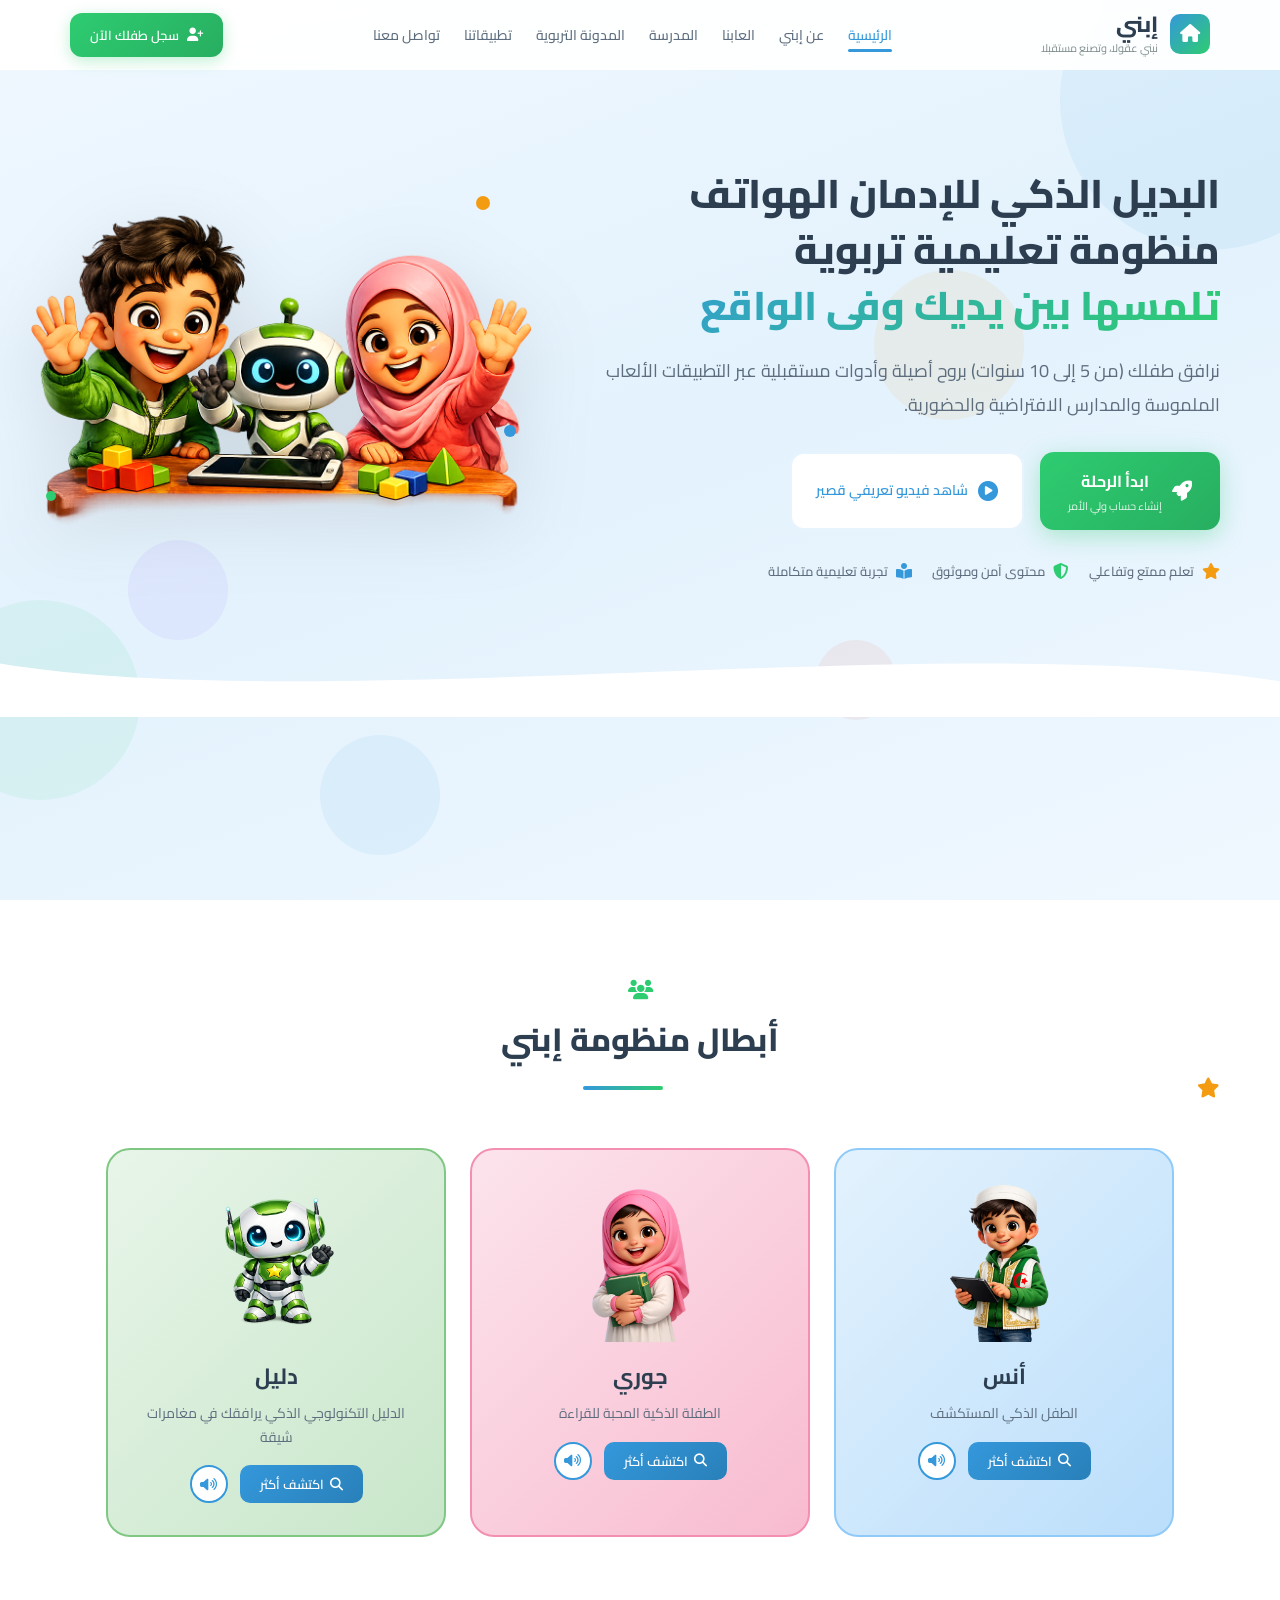
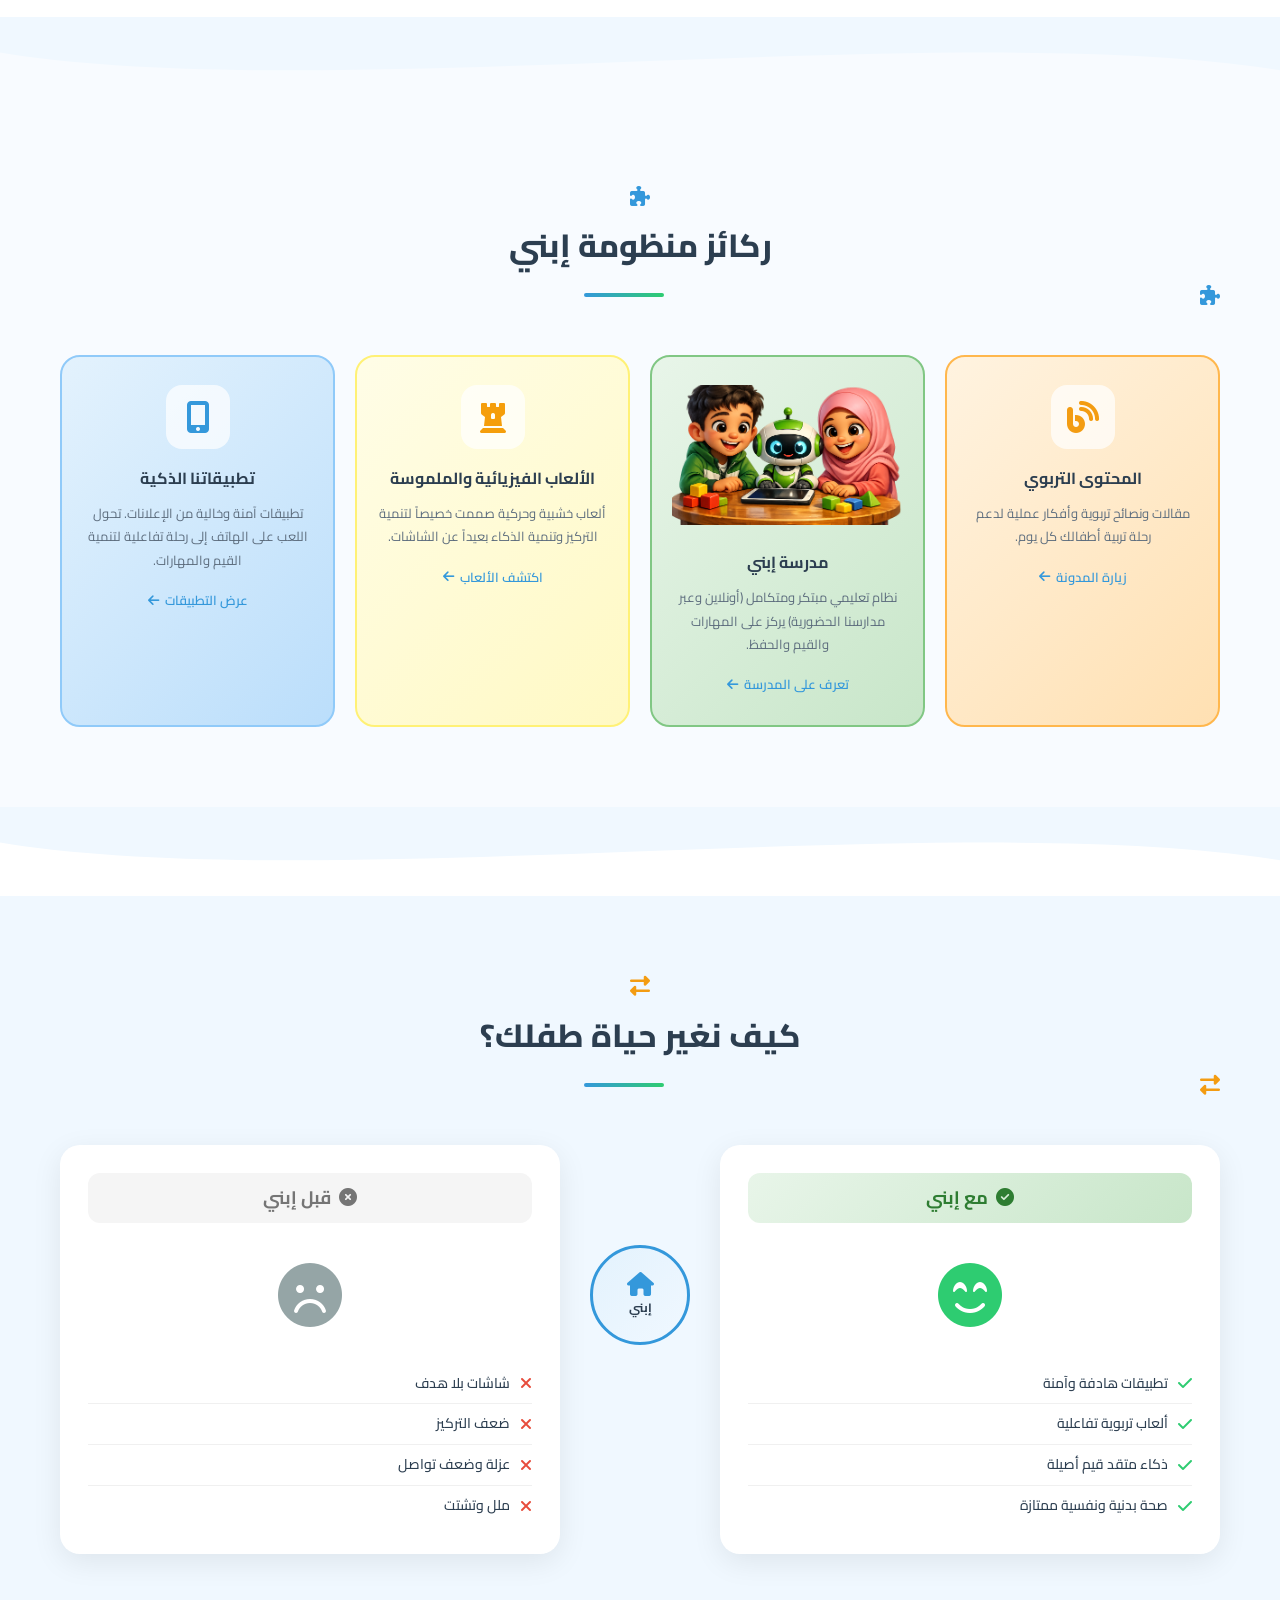
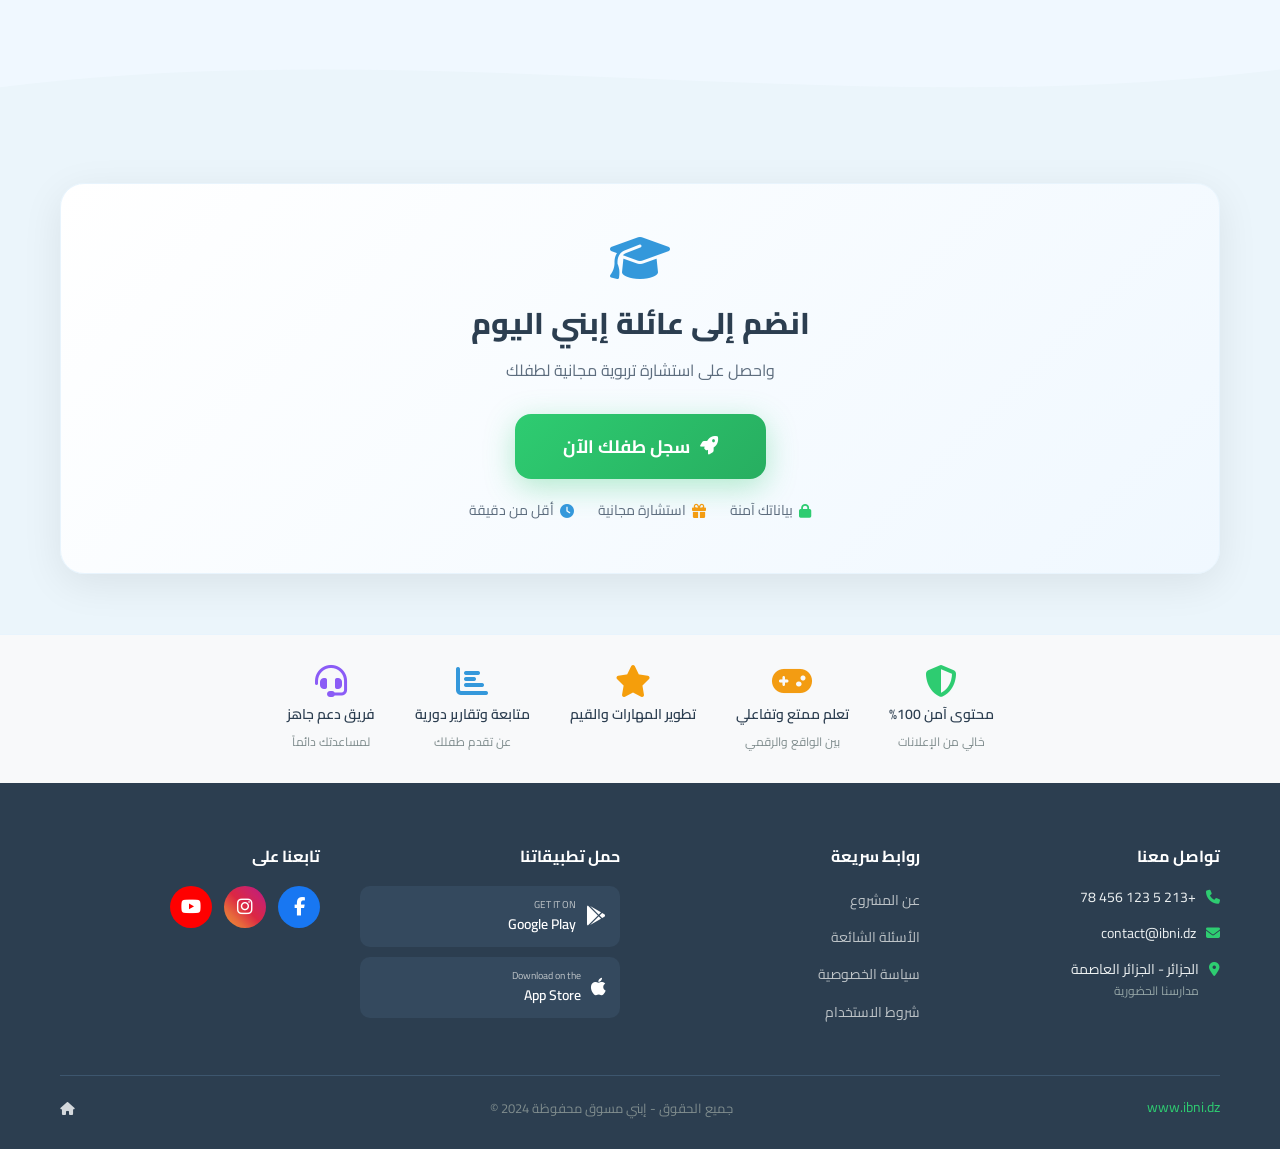
<file: index.html>
<!DOCTYPE html>
<html lang="ar" dir="rtl">
<head>
  <meta charset="UTF-8">
  <meta name="viewport" content="width=device-width, initial-scale=1.0">
  <title>إبني - منظومة تعليمية تربوية</title>
  <link rel="preconnect" href="https://fonts.googleapis.com">
  <link rel="preconnect" href="https://fonts.gstatic.com" crossorigin>
  <link href="https://fonts.googleapis.com/css2?family=Cairo:wght@400;600;700;800&family=Tajawal:wght@400;500;700&display=swap" rel="stylesheet">
  <link rel="stylesheet" href="https://cdnjs.cloudflare.com/ajax/libs/font-awesome/6.5.1/css/all.min.css">
  <link rel="stylesheet" href="styles.css">
</head>
<body>

<!-- ═══════════════ ANIMATED BACKGROUND PARTICLES ═══════════════ -->
<div class="bg-particles" id="bgParticles"></div>

<!-- ═══════════════ NAVIGATION BAR ═══════════════ -->
<nav class="navbar" id="navbar">
  <div class="nav-container">
    <a href="#" class="nav-logo">
      <div class="logo-icon">
        <i class="fas fa-home"></i>
      </div>
      <div class="logo-text">
        <span class="logo-name">إبني</span>
        <span class="logo-tagline">نبني عقولا، وتصنع مستقبلا</span>
      </div>
    </a>

    <ul class="nav-links" id="navLinks">
      <li><a href="#" class="active">الرئيسية</a></li>
      <li><a href="#about">عن إبني</a></li>
      <li><a href="#games">العابنا</a></li>
      <li><a href="#school">المدرسة</a></li>
      <li><a href="#blog">المدونة التربوية</a></li>
      <li><a href="#apps">تطبيقاتنا</a></li>
      <li><a href="#contact">تواصل معنا</a></li>
    </ul>

    <button class="nav-cta" id="openRegisterNav" type="button">
      <i class="fas fa-user-plus"></i>
      <span>سجل طفلك الآن</span>
    </button>

    <button class="hamburger" id="hamburger" aria-label="القائمة">
      <i class="fas fa-bars"></i>
    </button>
  </div>
</nav>

<!-- ═══════════════ HERO SECTION ═══════════════ -->
<section class="hero" id="hero">
  <div class="hero-decorations">
    <span class="deco-circle deco-1"></span>
    <span class="deco-circle deco-2"></span>
    <span class="deco-circle deco-3"></span>
    <span class="deco-circle deco-4"></span>
    <span class="deco-circle deco-5"></span>
    <span class="deco-circle deco-6"></span>
  </div>
  <div class="container hero-grid">
    <div class="hero-text animate-fadeInRight">
      <h1>
        <span class="hero-line">البديل الذكي للإدمان الهواتف</span>
        <span class="hero-line">منظومة تعليمية تربوية</span>
        <span class="hero-line hero-highlight">تلمسها بين يديك وفي الواقع</span>
      </h1>
      <p class="hero-subtitle">نرافق طفلك (من 5 إلى 10 سنوات) بروح أصيلة وأدوات مستقبلية عبر التطبيقات الألعاب الملموسة والمدارس الافتراضية والحضورية.</p>
      <div class="hero-buttons animate-fadeInUp delay-1">
        <button class="btn btn-primary-cta" id="openRegisterHero" type="button">
          <i class="fas fa-rocket"></i>
          <div>
            <span class="btn-main-text">ابدأ الرحلة</span>
            <span class="btn-sub-text">إنشاء حساب ولي الأمر</span>
          </div>
        </button>
        <a href="#" class="btn btn-secondary-cta">
          <i class="fas fa-play-circle"></i>
          <span>شاهد فيديو تعريفي قصير</span>
        </a>
      </div>
      <div class="trust-badges animate-fadeInUp delay-2">
        <div class="trust-badge">
          <i class="fas fa-star" style="color:#F39C12"></i>
          <span>تعلم ممتع وتفاعلي</span>
        </div>
        <div class="trust-badge">
          <i class="fas fa-shield-alt" style="color:#2ECC71"></i>
          <span>محتوى آمن وموثوق</span>
        </div>
        <div class="trust-badge">
          <i class="fas fa-book-reader" style="color:#3498DB"></i>
          <span>تجربة تعليمية متكاملة</span>
        </div>
      </div>
    </div>
    <div class="hero-image animate-fadeInLeft">
      <img src="img/hero-characters.png" alt="أطفال يتعلمون مع الروبوت دليل" loading="lazy">
      <span class="floating-dot dot-1"></span>
      <span class="floating-dot dot-2"></span>
      <span class="floating-dot dot-3"></span>
    </div>
  </div>
  <div class="wave-divider">
    <svg viewBox="0 0 1440 100" preserveAspectRatio="none"><path d="M0,40 C360,100 1080,0 1440,60 L1440,100 L0,100 Z" fill="#FFFFFF"/></svg>
  </div>
</section>

<!-- ═══════════════ CHARACTERS SECTION ═══════════════ -->
<section class="characters-section" id="about">
  <div class="container">
    <div class="section-header reveal">
      <i class="fas fa-users section-icon" style="color:#2ECC71"></i>
      <h2>أبطال منظومة إبني</h2>
      <i class="fas fa-star section-icon" style="color:#F39C12"></i>
      <div class="section-underline"></div>
    </div>
    <div class="characters-grid">
      <div class="character-card card-blue reveal">
        <div class="character-img-wrap">
          <img src="img/anas.png" alt="أنس - الطفل الذكي المستكشف" loading="lazy" class="character-img float-animation">
        </div>
        <h3 class="character-name">أنس</h3>
        <p class="character-desc">الطفل الذكي المستكشف</p>
        <div class="character-actions">
          <a href="#" class="btn-discover"><i class="fas fa-search"></i> اكتشف أكثر</a>
          <button class="btn-audio" aria-label="تشغيل الصوت"><i class="fas fa-volume-up"></i></button>
        </div>
      </div>
      <div class="character-card card-pink reveal">
        <div class="character-img-wrap">
          <img src="img/jouri.png" alt="جوري - الطفلة الذكية المحبة للقراءة" loading="lazy" class="character-img float-animation">
        </div>
        <h3 class="character-name">جوري</h3>
        <p class="character-desc">الطفلة الذكية المحبة للقراءة</p>
        <div class="character-actions">
          <a href="#" class="btn-discover"><i class="fas fa-search"></i> اكتشف أكثر</a>
          <button class="btn-audio" aria-label="تشغيل الصوت"><i class="fas fa-volume-up"></i></button>
        </div>
      </div>
      <div class="character-card card-green reveal">
        <div class="character-img-wrap">
          <img src="img/dalil.png" alt="دليل - الدليل التكنولوجي الذكي" loading="lazy" class="character-img float-animation">
        </div>
        <h3 class="character-name">دليل</h3>
        <p class="character-desc">الدليل التكنولوجي الذكي يرافقك في مغامرات شيقة</p>
        <div class="character-actions">
          <a href="#" class="btn-discover"><i class="fas fa-search"></i> اكتشف أكثر</a>
          <button class="btn-audio" aria-label="تشغيل الصوت"><i class="fas fa-volume-up"></i></button>
        </div>
      </div>
    </div>
  </div>
</section>

<!-- ═══════════════ WAVE DIVIDER ═══════════════ -->
<div class="wave-divider wave-white-to-blue">
  <svg viewBox="0 0 1440 100" preserveAspectRatio="none"><path d="M0,40 C360,100 1080,0 1440,60 L1440,100 L0,100 Z" fill="#F8FBFF"/></svg>
</div>

<!-- ═══════════════ PILLARS SECTION ═══════════════ -->
<section class="pillars-section" id="games">
  <div class="container">
    <div class="section-header reveal">
      <i class="fas fa-puzzle-piece section-icon" style="color:#3498DB"></i>
      <h2>ركائز منظومة إبني</h2>
      <i class="fas fa-puzzle-piece section-icon" style="color:#3498DB"></i>
      <div class="section-underline"></div>
    </div>
    <div class="pillars-grid">
      <div class="pillar-card pillar-orange reveal">
        <div class="pillar-icon-wrap"><i class="fas fa-blog fa-2x"></i></div>
        <h3 class="pillar-title">المحتوى التربوي</h3>
        <p class="pillar-body">مقالات ونصائح تربوية وأفكار عملية لدعم رحلة تربية أطفالك كل يوم.</p>
        <a href="#" class="pillar-link">زيارة المدونة <i class="fas fa-arrow-left"></i></a>
      </div>
      <div class="pillar-card pillar-green reveal" id="school">
        <div class="pillar-image-wrap">
          <img src="img/hero-studying.png" alt="مدرسة إبني" loading="lazy">
        </div>
        <h3 class="pillar-title">مدرسة إبني</h3>
        <p class="pillar-body">نظام تعليمي مبتكر ومتكامل (أونلاين وعبر مدارسنا الحضورية) يركز على المهارات والقيم والحفظ.</p>
        <a href="#" class="pillar-link">تعرف على المدرسة <i class="fas fa-arrow-left"></i></a>
      </div>
      <div class="pillar-card pillar-yellow reveal">
        <div class="pillar-icon-wrap" style="color:#F59E0B"><i class="fas fa-chess-rook fa-2x"></i></div>
        <h3 class="pillar-title">الألعاب الفيزيائية والملموسة</h3>
        <p class="pillar-body">ألعاب خشبية وحركية صممت خصيصاً لتنمية التركيز وتنمية الذكاء بعيداً عن الشاشات.</p>
        <a href="#" class="pillar-link">اكتشف الألعاب <i class="fas fa-arrow-left"></i></a>
      </div>
      <div class="pillar-card pillar-blue reveal" id="apps">
        <div class="pillar-icon-wrap" style="color:#3498DB"><i class="fas fa-mobile-alt fa-2x"></i></div>
        <h3 class="pillar-title">تطبيقاتنا الذكية</h3>
        <p class="pillar-body">تطبيقات آمنة وخالية من الإعلانات. تحول اللعب على الهاتف إلى رحلة تفاعلية لتنمية القيم والمهارات.</p>
        <a href="#" class="pillar-link">عرض التطبيقات <i class="fas fa-arrow-left"></i></a>
      </div>
    </div>
  </div>
</section>

<!-- ═══════════════ WAVE DIVIDER ═══════════════ -->
<div class="wave-divider wave-blue-to-white">
  <svg viewBox="0 0 1440 100" preserveAspectRatio="none"><path d="M0,40 C360,100 1080,0 1440,60 L1440,100 L0,100 Z" fill="#FFFFFF"/></svg>
</div>

<!-- ═══════════════ COMPARISON SECTION ═══════════════ -->
<section class="comparison-section">
  <div class="container">
    <div class="section-header reveal">
      <i class="fas fa-exchange-alt section-icon" style="color:#F39C12"></i>
      <h2>كيف نغير حياة طفلك؟</h2>
      <i class="fas fa-exchange-alt section-icon" style="color:#F39C12"></i>
      <div class="section-underline"></div>
    </div>
    <div class="comparison-grid reveal">
      <div class="comparison-col comparison-after">
        <div class="comparison-header comparison-header-green"><i class="fas fa-check-circle"></i> مع إبني</div>
        <div class="comparison-icon-wrap comparison-icon-happy">
          <i class="fas fa-smile-beam fa-4x"></i>
        </div>
        <ul class="comparison-list">
          <li><i class="fas fa-check" style="color:#2ECC71"></i><span>تطبيقات هادفة وآمنة</span></li>
          <li><i class="fas fa-check" style="color:#2ECC71"></i><span>ألعاب تربوية تفاعلية</span></li>
          <li><i class="fas fa-check" style="color:#2ECC71"></i><span>ذكاء متقد قيم أصيلة</span></li>
          <li><i class="fas fa-check" style="color:#2ECC71"></i><span>صحة بدنية ونفسية ممتازة</span></li>
        </ul>
      </div>
      <div class="comparison-center">
        <div class="comparison-logo pulse-animation">
          <div class="comparison-logo-circle">
            <i class="fas fa-home"></i>
            <span>إبني</span>
          </div>
        </div>
      </div>
      <div class="comparison-col comparison-before">
        <div class="comparison-header comparison-header-gray"><i class="fas fa-times-circle"></i> قبل إبني</div>
        <div class="comparison-icon-wrap comparison-icon-sad">
          <i class="fas fa-frown fa-4x"></i>
        </div>
        <ul class="comparison-list">
          <li><i class="fas fa-times" style="color:#E74C3C"></i><span>شاشات بلا هدف</span></li>
          <li><i class="fas fa-times" style="color:#E74C3C"></i><span>ضعف التركيز</span></li>
          <li><i class="fas fa-times" style="color:#E74C3C"></i><span>عزلة وضعف تواصل</span></li>
          <li><i class="fas fa-times" style="color:#E74C3C"></i><span>ملل وتشتت</span></li>
        </ul>
      </div>
    </div>
  </div>
</section>

<!-- ═══════════════ WAVE DIVIDER ═══════════════ -->
<div class="wave-divider">
  <svg viewBox="0 0 1440 100" preserveAspectRatio="none"><path d="M0,60 C480,0 960,100 1440,40 L1440,100 L0,100 Z" fill="#EBF5FB"/></svg>
</div>

<!-- ═══════════════ CTA SECTION ═══════════════ -->
<section class="cta-section" id="contact">
  <div class="container">
    <div class="cta-wrapper reveal">
      <div class="cta-content-center">
        <i class="fas fa-graduation-cap fa-3x" style="color:#3498DB"></i>
        <h2 class="cta-title">انضم إلى عائلة إبني اليوم</h2>
        <p class="cta-subtitle">واحصل على استشارة تربوية مجانية لطفلك</p>
        <button class="btn-register-big" id="openRegisterCTA" type="button">
          <i class="fas fa-rocket"></i> سجل طفلك الآن
        </button>
        <div class="cta-trust-row">
          <span><i class="fas fa-lock" style="color:#2ECC71"></i> بياناتك آمنة</span>
          <span><i class="fas fa-gift" style="color:#F39C12"></i> استشارة مجانية</span>
          <span><i class="fas fa-clock" style="color:#3498DB"></i> أقل من دقيقة</span>
        </div>
      </div>
    </div>
  </div>
</section>

<!-- ═══════════════ TRUST BAR ═══════════════ -->
<section class="trust-bar">
  <div class="container">
    <div class="trust-bar-grid">
      <div class="trust-bar-item reveal">
        <i class="fas fa-shield-alt fa-2x" style="color:#2ECC71"></i>
        <span class="trust-bar-text">محتوى آمن 100%</span>
        <span class="trust-bar-sub">خالي من الإعلانات</span>
      </div>
      <div class="trust-bar-item reveal">
        <i class="fas fa-gamepad fa-2x" style="color:#F39C12"></i>
        <span class="trust-bar-text">تعلم ممتع وتفاعلي</span>
        <span class="trust-bar-sub">بين الواقع والرقمي</span>
      </div>
      <div class="trust-bar-item reveal">
        <i class="fas fa-star fa-2x" style="color:#F59E0B"></i>
        <span class="trust-bar-text">تطوير المهارات والقيم</span>
      </div>
      <div class="trust-bar-item reveal">
        <i class="fas fa-chart-bar fa-2x" style="color:#3498DB"></i>
        <span class="trust-bar-text">متابعة وتقارير دورية</span>
        <span class="trust-bar-sub">عن تقدم طفلك</span>
      </div>
      <div class="trust-bar-item reveal">
        <i class="fas fa-headset fa-2x" style="color:#8B5CF6"></i>
        <span class="trust-bar-text">فريق دعم جاهز</span>
        <span class="trust-bar-sub">لمساعدتك دائماً</span>
      </div>
    </div>
  </div>
</section>

<!-- ═══════════════ FOOTER ═══════════════ -->
<footer class="site-footer">
  <div class="container">
    <div class="footer-grid">
      <div class="footer-col">
        <h4 class="footer-heading">تواصل معنا</h4>
        <ul class="footer-contact">
          <li><i class="fas fa-phone" style="color:#2ECC71"></i><span>+213 5 123 456 78</span></li>
          <li><i class="fas fa-envelope" style="color:#2ECC71"></i><span>contact@ibni.dz</span></li>
          <li><i class="fas fa-map-marker-alt" style="color:#2ECC71"></i><div><span>الجزائر - الجزائر العاصمة</span><span class="footer-sub">مدارسنا الحضورية</span></div></li>
        </ul>
      </div>
      <div class="footer-col">
        <h4 class="footer-heading">روابط سريعة</h4>
        <ul class="footer-links">
          <li><a href="#">عن المشروع</a></li>
          <li><a href="#">الأسئلة الشائعة</a></li>
          <li><a href="#">سياسة الخصوصية</a></li>
          <li><a href="#">شروط الاستخدام</a></li>
        </ul>
      </div>
      <div class="footer-col">
        <h4 class="footer-heading">حمل تطبيقاتنا</h4>
        <div class="store-buttons">
          <a href="#" class="store-btn">
            <i class="fab fa-google-play"></i>
            <div><span class="store-small">GET IT ON</span><span class="store-big">Google Play</span></div>
          </a>
          <a href="#" class="store-btn">
            <i class="fab fa-apple"></i>
            <div><span class="store-small">Download on the</span><span class="store-big">App Store</span></div>
          </a>
        </div>
      </div>
      <div class="footer-col">
        <h4 class="footer-heading">تابعنا على</h4>
        <div class="social-icons">
          <a href="#" class="social-circle social-fb" aria-label="فيسبوك"><i class="fab fa-facebook-f"></i></a>
          <a href="#" class="social-circle social-ig" aria-label="انستغرام"><i class="fab fa-instagram"></i></a>
          <a href="#" class="social-circle social-yt" aria-label="يوتيوب"><i class="fab fa-youtube"></i></a>
        </div>
      </div>
    </div>
    <div class="footer-bottom">
      <span class="footer-url">www.ibni.dz</span>
      <span class="footer-copy">جميع الحقوق - إبني مسوق محفوظة 2024 &copy;</span>
      <div class="footer-logo-small"><i class="fas fa-home" style="color:rgba(255,255,255,0.8)"></i></div>
    </div>
  </div>
</footer>

<!-- ═══════════════ REGISTRATION MODAL (step-by-step wizard) ═══════════════ -->
<div class="reg-modal-overlay" id="regModal">
  <div class="reg-modal">
    <button class="reg-modal-close" id="closeRegModal"><i class="fas fa-times"></i></button>
    <div class="reg-modal-header">
      <h2 class="reg-main-title">رحلة تسجيل طفلك في منصة <span class="text-blue">إبني</span></h2>
      <p class="reg-main-subtitle">خطوات بسيطة.. رحلة تعليمية مذهلة لطفلك</p>
      <div class="reg-progress">
        <div class="reg-progress-bar" id="progressBar" style="width:16.6%"></div>
      </div>
      <div class="reg-step-indicators">
        <span class="step-ind active" data-s="1"><i class="fas fa-hand-sparkles"></i></span>
        <span class="step-ind" data-s="2"><i class="fas fa-child"></i></span>
        <span class="step-ind" data-s="3"><i class="fas fa-heart"></i></span>
        <span class="step-ind" data-s="4"><i class="fas fa-bolt"></i></span>
        <span class="step-ind" data-s="5"><i class="fas fa-phone-alt"></i></span>
        <span class="step-ind" data-s="6"><i class="fas fa-check-circle"></i></span>
      </div>
    </div>

    <div class="reg-wizard-wrap" id="regWizard">

      <!-- ═══ STEP 1 — مرحباً بك ═══ -->
      <div class="step-card active-step" data-step="1">
        <div class="step-badge" style="background:#3B82F6">1</div>
        <div class="step-icon-large" style="color:#3B82F6"><i class="fas fa-door-open"></i></div>
        <h3 class="step-title" style="color:#3B82F6">مرحبا بك في عالم إبني</h3>
        <p class="step-text">مرحبا بك في عائلة إبني! نحن متحمسون لمعرفة المزيد عن بطلنا الصغير لنصنع له رحلة تعليمية تشبهه تماماً</p>
        <button class="step-btn-start" data-next="2">
          <i class="fas fa-rocket"></i> ابدأ الرحلة
        </button>
      </div>

      <!-- ═══ STEP 2 — تعرف على بطلنا ═══ -->
      <div class="step-card" data-step="2">
        <div class="step-badge" style="background:#22C55E">2</div>
        <div class="step-icon-large" style="color:#22C55E"><i class="fas fa-child"></i></div>
        <h3 class="step-title" style="color:#22C55E">تعرف على بطلنا</h3>
        <div class="step-form-group">
          <label><i class="fas fa-pen"></i> ما اسم بطلنا/بطلتنا الصغير؟</label>
          <div class="input-wrap">
            <i class="fas fa-user input-icon"></i>
            <input type="text" id="childName" placeholder="اكتب اسم الطفل" required>
          </div>
          <span class="field-error" id="childNameError"></span>
        </div>
        <div class="step-form-group">
          <label><i class="fas fa-birthday-cake"></i> كم شمعة أطفأ في كعكة ميلاده الأخيرة؟</label>
          <span class="step-sub-label">(اختر عمر الطفل)</span>
          <div class="age-picker" id="agePicker">
            <button type="button" class="age-btn" data-age="5">5</button>
            <button type="button" class="age-btn" data-age="6">6</button>
            <button type="button" class="age-btn" data-age="7">7</button>
            <button type="button" class="age-btn" data-age="8">8</button>
            <button type="button" class="age-btn" data-age="9">9</button>
            <button type="button" class="age-btn" data-age="10">10</button>
          </div>
          <span class="field-error" id="ageError"></span>
        </div>
        <div class="step-nav">
          <button class="btn-prev" data-prev="1"><i class="fas fa-arrow-right"></i> السابق</button>
          <button class="btn-next" style="background:#22C55E" data-next="3">التالي <i class="fas fa-arrow-left"></i></button>
        </div>
      </div>

      <!-- ═══ STEP 3 — اهتمامات بطلنا ═══ -->
      <div class="step-card" data-step="3">
        <div class="step-badge" style="background:#F97316">3</div>
        <div class="step-icon-large" style="color:#F97316"><i class="fas fa-heart"></i></div>
        <h3 class="step-title" style="color:#F97316">اهتمامات بطلنا</h3>
        <p class="step-question">إذا تركت الخيارات لبطلنا كيف يفضل قضاء وقته؟</p>
        <span class="step-sub-label">(اختر إجابة أو أكثر)</span>
        <div class="selection-grid" id="interestsGrid">
          <div class="selection-card" data-value="blocks">
            <i class="fas fa-cubes fa-2x" style="color:#F97316"></i>
            <span>تركيب المكعبات وبناء الأبراج</span>
            <span class="check-badge"><i class="fas fa-check"></i></span>
          </div>
          <div class="selection-card" data-value="drawing">
            <i class="fas fa-palette fa-2x" style="color:#E91E63"></i>
            <span>الرسم والتلوين واكتشاف الألوان</span>
            <span class="check-badge"><i class="fas fa-check"></i></span>
          </div>
          <div class="selection-card" data-value="games">
            <i class="fas fa-gamepad fa-2x" style="color:#3498DB"></i>
            <span>اللعب بالألعاب الرقمية</span>
            <span class="check-badge"><i class="fas fa-check"></i></span>
          </div>
          <div class="selection-card" data-value="sports">
            <i class="fas fa-futbol fa-2x" style="color:#2ECC71"></i>
            <span>الحركة، الجري، الرياضة الحركية</span>
            <span class="check-badge"><i class="fas fa-check"></i></span>
          </div>
        </div>
        <div class="step-nav">
          <button class="btn-prev" data-prev="2"><i class="fas fa-arrow-right"></i> السابق</button>
          <button class="btn-next" style="background:#F97316" data-next="4">التالي <i class="fas fa-arrow-left"></i></button>
        </div>
      </div>

      <!-- ═══ STEP 4 — القوة الخارقة ═══ -->
      <div class="step-card" data-step="4">
        <div class="step-badge" style="background:#8B5CF6">4</div>
        <div class="step-icon-large" style="color:#8B5CF6"><i class="fas fa-bolt"></i></div>
        <h3 class="step-title" style="color:#8B5CF6">القوة الخارقة التي نطمح لها</h3>
        <p class="step-question">ما هي القوة الخارقة التي تطمح أن يطورها طفلك معنا في إبني؟</p>
        <div class="selection-grid" id="superpowersGrid">
          <div class="selection-card superpower-card" data-value="focus">
            <i class="fas fa-brain fa-2x" style="color:#8B5CF6"></i>
            <span>التركيز القوي والذكاء المنطقي</span>
            <span class="check-badge purple"><i class="fas fa-check"></i></span>
          </div>
          <div class="selection-card superpower-card" data-value="social">
            <i class="fas fa-users fa-2x" style="color:#3B82F6"></i>
            <span>المهارات الاجتماعية والعمل الجماعي</span>
            <span class="check-badge purple"><i class="fas fa-check"></i></span>
          </div>
          <div class="selection-card superpower-card" data-value="tech">
            <i class="fas fa-lightbulb fa-2x" style="color:#F59E0B"></i>
            <span>دمج التكنولوجيا بالتعلم الذكي</span>
            <span class="check-badge purple"><i class="fas fa-check"></i></span>
          </div>
          <div class="selection-card superpower-card" data-value="creativity">
            <i class="fas fa-rocket fa-2x" style="color:#EF4444"></i>
            <span>الإبداع والإبتكار والخيال</span>
            <span class="check-badge purple"><i class="fas fa-check"></i></span>
          </div>
        </div>
        <div class="step-nav">
          <button class="btn-prev" data-prev="3"><i class="fas fa-arrow-right"></i> السابق</button>
          <button class="btn-next" style="background:#8B5CF6" data-next="5">التالي <i class="fas fa-arrow-left"></i></button>
        </div>
      </div>

      <!-- ═══ STEP 5 — وسيلة التواصل ═══ -->
      <div class="step-card" data-step="5">
        <div class="step-badge" style="background:#3B82F6">5</div>
        <div class="step-icon-large" style="color:#3B82F6"><i class="fas fa-phone-alt"></i></div>
        <h3 class="step-title" style="color:#3B82F6">وسيلة التواصل</h3>
        <p class="step-subtitle-text">لنرسل لك كل جديد ومحتوى مميز لطفلك</p>
        <div class="step-form-group">
          <label>اسم ولي الأمر</label>
          <div class="input-wrap">
            <i class="fas fa-user input-icon"></i>
            <input type="text" id="regParentName" placeholder="اكتب اسمك الكامل" required>
          </div>
          <span class="field-error" id="parentNameError"></span>
        </div>
        <div class="step-form-group">
          <label>رقم الهاتف</label>
          <div class="input-wrap">
            <i class="fas fa-phone input-icon"></i>
            <input type="tel" id="regPhone" placeholder="07 XX XX XX XX" required>
          </div>
          <span class="field-error" id="phoneError"></span>
        </div>
        <div class="step-form-group">
          <label>الولاية</label>
          <div class="input-wrap">
            <i class="fas fa-map-marker-alt input-icon"></i>
            <select id="regWilaya" required>
              <option value="">اختر الولاية</option>
              <option value="01">01 - Adrar</option><option value="02">02 - Chlef</option><option value="03">03 - Laghouat</option><option value="04">04 - Oum El Bouaghi</option><option value="05">05 - Batna</option><option value="06">06 - Béjaïa</option><option value="07">07 - Biskra</option><option value="08">08 - Béchar</option><option value="09">09 - Blida</option><option value="10">10 - Bouira</option><option value="11">11 - Tamanrasset</option><option value="12">12 - Tébessa</option><option value="13">13 - Tlemcen</option><option value="14">14 - Tiaret</option><option value="15">15 - Tizi Ouzou</option><option value="16">16 - Algiers</option><option value="17">17 - Djelfa</option><option value="18">18 - Jijel</option><option value="19">19 - Sétif</option><option value="20">20 - Saïda</option><option value="21">21 - Skikda</option><option value="22">22 - Sidi Bel Abbès</option><option value="23">23 - Annaba</option><option value="24">24 - Guelma</option><option value="25">25 - Constantine</option><option value="26">26 - Médéa</option><option value="27">27 - Mostaganem</option><option value="28">28 - M'Sila</option><option value="29">29 - Mascara</option><option value="30">30 - Ouargla</option><option value="31">31 - Oran</option><option value="32">32 - El Bayadh</option><option value="33">33 - Illizi</option><option value="34">34 - Bordj Bou Arréridj</option><option value="35">35 - Boumerdès</option><option value="36">36 - El Tarf</option><option value="37">37 - Tindouf</option><option value="38">38 - Tissemsilt</option><option value="39">39 - El Oued</option><option value="40">40 - Khenchela</option><option value="41">41 - Souk Ahras</option><option value="42">42 - Tipaza</option><option value="43">43 - Mila</option><option value="44">44 - Aïn Defla</option><option value="45">45 - Naâma</option><option value="46">46 - Aïn Témouchent</option><option value="47">47 - Ghardaïa</option><option value="48">48 - Relizane</option><option value="49">49 - Timimoun</option><option value="50">50 - Bordj Badji Mokhtar</option><option value="51">51 - Ouled Djellal</option><option value="52">52 - Béni Abbès</option><option value="53">53 - In Salah</option><option value="54">54 - In Guezzam</option><option value="55">55 - Touggourt</option><option value="56">56 - Djanet</option><option value="57">57 - El M'Ghair</option><option value="58">58 - El Meniaa</option>
            </select>
          </div>
          <span class="field-error" id="wilayaError"></span>
        </div>
        <div class="trust-note">
          <i class="fas fa-shield-alt" style="color:#22C55E"></i>
          <span>معلوماتك آمنة 100% ولا نشاركها مع أي جهة</span>
        </div>
        <div class="step-nav">
          <button class="btn-prev" data-prev="4"><i class="fas fa-arrow-right"></i> السابق</button>
          <button class="btn-next" style="background:#3B82F6" data-next="6">التالي <i class="fas fa-arrow-left"></i></button>
        </div>
      </div>

      <!-- ═══ STEP 6 — تم بنجاح ═══ -->
      <div class="step-card step-success-card" data-step="6">
        <div class="step-badge step-badge-party" style="background:#22C55E">
          <i class="fas fa-trophy"></i>
        </div>
        <div class="confetti-container" id="confettiContainer"></div>
        <div class="success-icon-wrap">
          <i class="fas fa-check-circle fa-4x" style="color:#22C55E"></i>
        </div>
        <h3 class="step-title success-title">تم بنجاح!</h3>
        <div class="success-box">
          <p class="success-line1"><i class="fas fa-rocket" style="color:#22C55E"></i> تم تجهيز ملف البطل بنجاح</p>
          <p class="success-line2">أرسلنا لك هدية ترحيبية عبر الواتساب تحتوي على نصائح وألعاب تعليمية مجانية!</p>
        </div>
        <button class="btn-home" id="closeRegSuccess" type="button">
          <i class="fas fa-home"></i> الذهاب للصفحة الرئيسية
        </button>
      </div>

    </div>
  </div>
</div>

<script src="script.js"></script>
</body>
</html>
</file>
<file: styles.css>
/* ═══════════════════════════════════════
   IBNI — styles.css — Full Design System
   ═══════════════════════════════════════ */

/* ── RESET & BASE ─────────────────────── */
*, *::before, *::after { margin: 0; padding: 0; box-sizing: border-box; }
html { scroll-behavior: smooth; }
body {
  font-family: 'Cairo', 'Tajawal', sans-serif;
  background: #F0F8FF; color: #2C3E50;
  line-height: 1.7; overflow-x: hidden;
  position: relative;
}
a { text-decoration: none; color: inherit; }
button { border: none; cursor: pointer; font-family: inherit; }
img { max-width: 100%; height: auto; }
.container { max-width: 1200px; margin: 0 auto; padding: 0 20px; }

/* ── ANIMATED BACKGROUND PARTICLES ──── */
.bg-particles {
  position: fixed; top: 0; left: 0; width: 100%; height: 100%;
  pointer-events: none; z-index: 0; overflow: hidden;
}
.bg-particle {
  position: absolute; border-radius: 50%; opacity: 0.15;
  animation: particleFloat 15s ease-in-out infinite;
}
@keyframes particleFloat {
  0%, 100% { transform: translateY(0) translateX(0) scale(1); }
  25% { transform: translateY(-30px) translateX(20px) scale(1.1); }
  50% { transform: translateY(-15px) translateX(-15px) scale(0.95); }
  75% { transform: translateY(-40px) translateX(10px) scale(1.05); }
}

/* ── NAVBAR ────────────────────────────── */
.navbar {
  position: fixed; top: 0; left: 0; right: 0; height: 70px;
  background: rgba(255,255,255,0.95); backdrop-filter: blur(10px);
  z-index: 1000; transition: all 0.3s ease;
  border-bottom: 1px solid transparent;
}
.navbar.scrolled {
  height: 60px; box-shadow: 0 4px 20px rgba(0,0,0,0.08);
  border-bottom-color: #E8F4FD;
}
.nav-container {
  max-width: 1200px; margin: 0 auto; padding: 0 30px;
  height: 100%; display: flex; align-items: center; justify-content: space-between;
}
.nav-logo {
  display: flex; align-items: center; gap: 12px; z-index: 10;
}
.logo-icon {
  width: 40px; height: 40px; background: linear-gradient(135deg, #3498DB, #2ECC71);
  border-radius: 10px; display: flex; align-items: center; justify-content: center;
  color: white; font-size: 18px;
}
.logo-text { display: flex; flex-direction: column; }
.logo-name {
  font-size: 22px; font-weight: 800; color: #2C3E50;
  line-height: 1.2;
}
.logo-tagline {
  font-size: 11px; color: #7F8C8D; font-weight: 400;
  margin-top: 2px;
}
.nav-links {
  display: flex; align-items: center; gap: 24px;
  list-style: none;
}
.nav-links a {
  font-size: 14px; font-weight: 500; color: #5D6D7E;
  transition: color 0.3s ease; position: relative;
}
.nav-links a:hover, .nav-links a.active { color: #3498DB; }
.nav-links a.active::after {
  content: ''; position: absolute; bottom: -4px; right: 0; left: 0;
  height: 3px; background: #3498DB; border-radius: 2px;
}
.nav-cta {
  display: flex; align-items: center; gap: 8px;
  padding: 10px 20px; background: linear-gradient(135deg, #2ECC71, #27AE60);
  color: #FFFFFF; border-radius: 12px; font-size: 13px; font-weight: 600;
  transition: all 0.3s ease; box-shadow: 0 4px 15px rgba(46,204,113,0.3);
}
.nav-cta:hover { transform: translateY(-2px); box-shadow: 0 6px 20px rgba(46,204,113,0.4); }
.hamburger {
  display: none; background: none; border: none;
  font-size: 24px; color: #2C3E50;
}

/* ── HERO ──────────────────────────────── */
.hero {
  min-height: 100vh; padding: 120px 0 0;
  background: linear-gradient(160deg, #F0F8FF 0%, #E3F2FD 50%, #F0F8FF 100%);
  position: relative; overflow: hidden;
}
.hero-decorations { position: absolute; inset: 0; pointer-events: none; }
.deco-circle {
  position: absolute; border-radius: 50%; opacity: 0.08;
}
.deco-1 { width: 300px; height: 300px; background: #3498DB; top: -50px; right: -80px; animation: float 8s ease-in-out infinite; }
.deco-2 { width: 200px; height: 200px; background: #2ECC71; bottom: 100px; left: -60px; animation: float 10s ease-in-out infinite 1s; }
.deco-3 { width: 150px; height: 150px; background: #F39C12; top: 30%; right: 20%; animation: float 7s ease-in-out infinite 2s; }
.deco-4 { width: 100px; height: 100px; background: #8B5CF6; top: 60%; left: 10%; animation: float 9s ease-in-out infinite 0.5s; }
.deco-5 { width: 80px; height: 80px; background: #E74C3C; bottom: 20%; right: 30%; animation: float 6s ease-in-out infinite 3s; }
.deco-6 { width: 120px; height: 120px; background: #3498DB; bottom: 5%; left: 25%; animation: float 11s ease-in-out infinite 1.5s; }

.hero-grid {
  display: grid; grid-template-columns: 55% 45%;
  align-items: center; gap: 40px; position: relative; z-index: 1;
}
.hero-text h1 { margin-bottom: 20px; }
.hero-line {
  display: block; font-size: 40px; font-weight: 800;
  color: #2C3E50; line-height: 1.4;
}
.hero-highlight {
  background: linear-gradient(135deg, #3498DB, #2ECC71);
  -webkit-background-clip: text; -webkit-text-fill-color: transparent;
  background-clip: text;
}
.hero-subtitle {
  font-size: 18px; color: #5D6D7E; line-height: 1.9;
  margin-bottom: 30px;
}
.hero-buttons { display: flex; gap: 16px; flex-wrap: wrap; margin-bottom: 30px; }
.btn { display: inline-flex; align-items: center; gap: 10px; font-weight: 600; transition: all 0.3s ease; }
.btn-primary-cta {
  background: linear-gradient(135deg, #2ECC71, #27AE60);
  color: #FFFFFF; padding: 14px 28px; border-radius: 14px;
  font-size: 15px; box-shadow: 0 6px 25px rgba(46,204,113,0.35);
}
.btn-primary-cta:hover { transform: translateY(-3px); box-shadow: 0 10px 35px rgba(46,204,113,0.45); }
.btn-primary-cta i { font-size: 20px; }
.btn-main-text { display: block; font-size: 16px; font-weight: 700; }
.btn-sub-text { display: block; font-size: 11px; opacity: 0.85; font-weight: 400; }
.btn-secondary-cta {
  background: #FFFFFF; color: #3498DB; padding: 14px 24px;
  border-radius: 14px; border: 2px solid #E8F4FD; font-size: 14px;
}
.btn-secondary-cta:hover { border-color: #3498DB; background: #F0F8FF; }
.btn-secondary-cta i { font-size: 20px; }

.trust-badges { display: flex; gap: 20px; flex-wrap: wrap; }
.trust-badge {
  display: flex; align-items: center; gap: 8px;
  font-size: 13px; color: #5D6D7E; font-weight: 500;
}
.trust-badge i { font-size: 16px; }

.hero-image { position: relative; text-align: center; }
.hero-image img { max-width: 500px; filter: drop-shadow(0 20px 40px rgba(0,0,0,0.1)); }
.floating-dot {
  position: absolute; border-radius: 50%;
  animation: float 3s ease-in-out infinite;
}
.dot-1 { width: 14px; height: 14px; background: #F39C12; top: 15%; right: 10%; }
.dot-2 { width: 10px; height: 10px; background: #2ECC71; bottom: 25%; left: 5%; animation-delay: 1s; }
.dot-3 { width: 12px; height: 12px; background: #3498DB; top: 60%; right: 5%; animation-delay: 2s; }

.wave-divider { position: relative; z-index: 1; }
.wave-divider svg { display: block; width: 100%; height: auto; }

/* ── SECTION HEADER ───────────────────── */
.section-header {
  text-align: center; margin-bottom: 50px;
  display: flex; align-items: center; justify-content: center;
  gap: 12px; flex-wrap: wrap;
}
.section-header h2 {
  font-size: 32px; font-weight: 800; color: #2C3E50;
  width: 100%;
}
.section-icon { font-size: 20px; }
.section-underline {
  width: 80px; height: 4px; border-radius: 2px;
  background: linear-gradient(90deg, #3498DB, #2ECC71);
  margin: 0 auto;
}

/* ── CHARACTERS SECTION ───────────────── */
.characters-section { padding: 80px 0; background: #FFFFFF; position: relative; z-index: 1; }
.characters-grid {
  display: flex; gap: 24px; justify-content: center; flex-wrap: wrap;
}
.character-card {
  flex: 1; max-width: 340px; min-width: 280px;
  border-radius: 24px; padding: 32px 24px;
  text-align: center; transition: all 0.4s ease;
  position: relative; overflow: hidden;
}
.card-blue { background: linear-gradient(135deg, #E3F2FD, #BBDEFB); border: 2px solid #90CAF9; }
.card-pink { background: linear-gradient(135deg, #FCE4EC, #F8BBD0); border: 2px solid #F48FB1; }
.card-green { background: linear-gradient(135deg, #E8F5E9, #C8E6C9); border: 2px solid #81C784; }
.character-card:hover {
  transform: translateY(-8px) scale(1.02);
  box-shadow: 0 20px 50px rgba(0,0,0,0.15);
}
.character-img-wrap { margin-bottom: 16px; }
.character-img { width: 160px; margin: 0 auto; display: block; }
.character-name { font-size: 22px; font-weight: 700; margin-bottom: 6px; }
.character-desc { font-size: 14px; color: #5D6D7E; margin-bottom: 16px; }
.character-actions { display: flex; align-items: center; justify-content: center; gap: 12px; }
.btn-discover {
  padding: 8px 20px; background: linear-gradient(135deg, #3498DB, #2980B9);
  color: #FFFFFF; border-radius: 10px; font-size: 13px; font-weight: 600;
  display: flex; align-items: center; gap: 6px;
  transition: all 0.3s ease;
}
.btn-discover:hover { transform: scale(1.05); }
.btn-audio {
  width: 38px; height: 38px; border-radius: 50%;
  background: #FFFFFF; border: 2px solid #3498DB; color: #3498DB;
  display: flex; align-items: center; justify-content: center;
  transition: all 0.3s ease;
}
.btn-audio:hover { background: #3498DB; color: #FFFFFF; }

/* ── PILLARS SECTION ──────────────────── */
.pillars-section { padding: 80px 0; background: #F8FBFF; position: relative; z-index: 1; }
.pillars-grid {
  display: grid; grid-template-columns: repeat(4, 1fr); gap: 20px;
}
.pillar-card {
  border-radius: 20px; padding: 28px 20px;
  text-align: center; transition: all 0.4s ease;
  position: relative; overflow: hidden;
}
.pillar-orange { background: linear-gradient(135deg, #FFF3E0, #FFE0B2); border: 2px solid #FFB74D; }
.pillar-green { background: linear-gradient(135deg, #E8F5E9, #C8E6C9); border: 2px solid #81C784; }
.pillar-yellow { background: linear-gradient(135deg, #FFFDE7, #FFF9C4); border: 2px solid #FFF176; }
.pillar-blue { background: linear-gradient(135deg, #E3F2FD, #BBDEFB); border: 2px solid #90CAF9; }
.pillar-card:hover {
  transform: translateY(-6px);
  box-shadow: 0 16px 40px rgba(0,0,0,0.12);
}
.pillar-icon-wrap {
  width: 64px; height: 64px; margin: 0 auto 16px;
  border-radius: 16px; display: flex; align-items: center; justify-content: center;
  background: rgba(255,255,255,0.7); color: #F39C12;
}
.pillar-image-wrap { margin-bottom: 16px; border-radius: 12px; overflow: hidden; }
.pillar-image-wrap img { width: 100%; height: 140px; object-fit: cover; }
.pillar-title { font-size: 16px; font-weight: 700; color: #2C3E50; margin-bottom: 10px; }
.pillar-body { font-size: 13px; color: #5D6D7E; line-height: 1.8; margin-bottom: 14px; }
.pillar-link {
  display: inline-flex; align-items: center; gap: 6px;
  font-size: 13px; font-weight: 600; color: #3498DB;
  transition: gap 0.3s ease;
}
.pillar-link:hover { gap: 10px; }

/* ── COMPARISON SECTION ───────────────── */
.comparison-section { padding: 80px 0; position: relative; z-index: 1; }
.comparison-grid {
  display: grid; grid-template-columns: 1fr auto 1fr;
  gap: 30px; align-items: start;
}
.comparison-col {
  background: #FFFFFF; border-radius: 20px; padding: 28px;
  box-shadow: 0 8px 30px rgba(0,0,0,0.08);
  transition: all 0.3s ease;
}
.comparison-col:hover { transform: translateY(-4px); box-shadow: 0 16px 48px rgba(0,0,0,0.12); }
.comparison-header {
  text-align: center; padding: 10px 20px; border-radius: 12px;
  font-size: 18px; font-weight: 700; margin-bottom: 20px;
  display: flex; align-items: center; justify-content: center; gap: 8px;
}
.comparison-header-green { background: linear-gradient(135deg, #E8F5E9, #C8E6C9); color: #2E7D32; }
.comparison-header-gray { background: #F5F5F5; color: #757575; }
.comparison-icon-wrap {
  text-align: center; margin-bottom: 16px; padding: 20px 0;
}
.comparison-icon-happy { color: #2ECC71; }
.comparison-icon-sad { color: #95A5A6; }
.comparison-list { list-style: none; }
.comparison-list li {
  display: flex; align-items: center; gap: 10px;
  padding: 8px 0; font-size: 14px; font-weight: 500;
  border-bottom: 1px solid #F0F0F0;
}
.comparison-list li:last-child { border-bottom: none; }
.comparison-list i { font-size: 16px; flex-shrink: 0; }
.comparison-center { display: flex; align-items: center; justify-content: center; padding-top: 100px; }
.comparison-logo-circle {
  width: 100px; height: 100px; border-radius: 50%;
  background: linear-gradient(135deg, #E3F2FD, #F0F8FF);
  border: 3px solid #3498DB;
  display: flex; flex-direction: column; align-items: center; justify-content: center;
  color: #3498DB; font-size: 24px;
}
.comparison-logo-circle span { font-size: 12px; font-weight: 700; color: #2C3E50; margin-top: 2px; }

/* ── CTA SECTION ──────────────────────── */
.cta-section { padding: 60px 0; background: #EBF5FB; position: relative; z-index: 1; }
.cta-wrapper {
  background: linear-gradient(135deg, #FFFFFF, #F0F8FF);
  border-radius: 24px; padding: 50px 40px;
  box-shadow: 0 10px 40px rgba(0,0,0,0.08);
  border: 1px solid #E8F4FD;
}
.cta-content-center { text-align: center; }
.cta-content-center > i { margin-bottom: 16px; }
.cta-title { font-size: 30px; font-weight: 800; text-align: center; color: #2C3E50; margin-bottom: 8px; }
.cta-subtitle { font-size: 16px; color: #5D6D7E; text-align: center; margin-bottom: 30px; }
.btn-register-big {
  display: inline-flex; align-items: center; gap: 10px;
  padding: 16px 48px; font-size: 18px; font-weight: 700;
  background: linear-gradient(135deg, #2ECC71, #27AE60);
  color: #FFFFFF; border-radius: 16px;
  transition: all 0.3s ease;
  box-shadow: 0 8px 30px rgba(46,204,113,0.35);
  margin-bottom: 20px;
}
.btn-register-big:hover { transform: translateY(-3px); box-shadow: 0 12px 40px rgba(46,204,113,0.45); }
.cta-trust-row {
  display: flex; justify-content: center; gap: 24px; flex-wrap: wrap;
  font-size: 14px; color: #5D6D7E;
}
.cta-trust-row span { display: flex; align-items: center; gap: 6px; }

/* ── FORMS ─────────────────────────────── */
.cta-form {
  background: #FFFFFF; border-radius: 16px; padding: 28px;
  box-shadow: 0 4px 20px rgba(0,0,0,0.06);
}
.form-group { margin-bottom: 16px; }
.form-group label, .step-form-group label {
  display: block; font-size: 13px; font-weight: 600;
  color: #2C3E50; margin-bottom: 6px;
}
.step-form-group label i { margin-left: 4px; }
.input-wrap {
  position: relative; display: flex; align-items: center;
}
.input-icon {
  position: absolute; right: 14px; color: #95A5A6; font-size: 16px;
  pointer-events: none;
}
input[type="text"], input[type="tel"], select {
  width: 100%; padding: 12px 42px 12px 16px; border: 2px solid #E8F4FD;
  border-radius: 10px; font-size: 14px; font-family: inherit;
  color: #2C3E50; background: #FAFCFF;
  transition: border-color 0.3s ease, box-shadow 0.3s ease;
}
input:focus, select:focus {
  outline: none; border-color: #3498DB;
  box-shadow: 0 0 0 4px rgba(52,152,219,0.1);
}
input.error, select.error {
  border-color: #E74C3C; animation: shake 0.5s ease;
  box-shadow: 0 0 0 4px rgba(231,76,60,0.1);
}
.field-error {
  display: block; font-size: 12px; color: #E74C3C;
  margin-top: 4px; min-height: 16px;
}
.btn-submit {
  width: 100%; height: 48px;
  background: linear-gradient(135deg, #2ECC71, #27AE60);
  color: #FFFFFF; font-size: 15px; font-weight: 700;
  border-radius: 12px; transition: all 0.3s ease;
  display: flex; align-items: center; justify-content: center; gap: 8px;
}
.btn-submit:hover { transform: translateY(-2px); box-shadow: 0 8px 25px rgba(46,204,113,0.35); }

/* ── TRUST BAR ────────────────────────── */
.trust-bar { padding: 30px 0; background: #F8F9FA; border-top: 1px solid #E8F4FD; position: relative; z-index: 1; }
.trust-bar-grid {
  display: flex; justify-content: center; flex-wrap: wrap; gap: 40px;
}
.trust-bar-item {
  display: flex; flex-direction: column; align-items: center; gap: 6px;
  text-align: center;
}
.trust-bar-text { font-size: 14px; font-weight: 600; color: #2C3E50; }
.trust-bar-sub { font-size: 12px; color: #7F8C8D; }

/* ── FOOTER ───────────────────────────── */
.site-footer {
  background: #2C3E50; color: #ECF0F1;
  padding: 60px 40px 30px; position: relative; z-index: 1;
}
.footer-grid {
  display: grid; grid-template-columns: repeat(4, 1fr); gap: 40px;
  margin-bottom: 40px;
}
.footer-heading {
  font-size: 16px; font-weight: 700; margin-bottom: 16px;
  color: #FFFFFF;
}
.footer-contact { list-style: none; }
.footer-contact li {
  display: flex; align-items: flex-start; gap: 10px;
  margin-bottom: 12px; font-size: 14px;
}
.footer-contact i { margin-top: 4px; }
.footer-sub { display: block; font-size: 12px; color: #95A5A6; }
.footer-links { list-style: none; }
.footer-links li { margin-bottom: 10px; }
.footer-links a { font-size: 14px; color: #BDC3C7; transition: color 0.3s ease; }
.footer-links a:hover { color: #2ECC71; }
.store-buttons { display: flex; flex-direction: column; gap: 10px; }
.store-btn {
  display: flex; align-items: center; gap: 10px;
  background: #34495E; padding: 10px 14px; border-radius: 10px;
  color: #FFFFFF; font-size: 20px; transition: background 0.3s ease;
}
.store-btn:hover { background: #2ECC71; }
.store-small { display: block; font-size: 10px; color: #BDC3C7; }
.store-big { display: block; font-size: 14px; font-weight: 600; }
.social-icons { display: flex; gap: 12px; }
.social-circle {
  width: 42px; height: 42px; border-radius: 50%;
  display: flex; align-items: center; justify-content: center;
  color: #FFFFFF; font-size: 18px; transition: all 0.3s ease;
}
.social-fb { background: #1877F2; }
.social-ig { background: linear-gradient(45deg, #F09433, #E6683C, #DC2743, #CC2366, #BC1888); }
.social-yt { background: #FF0000; }
.social-circle:hover { transform: scale(1.15); }
.footer-bottom {
  display: flex; justify-content: space-between; align-items: center;
  border-top: 1px solid #3D566E; padding-top: 20px;
  font-size: 13px;
}
.footer-url { color: #2ECC71; font-size: 14px; }
.footer-copy { color: #7F8C8D; font-size: 13px; }

/* ═══════════════════════════════════════
   REGISTRATION PAGE — STEP-BY-STEP WIZARD
   ═══════════════════════════════════════ */
/* ── REGISTRATION MODAL ───────────────── */
.text-blue { color: #3498DB; }
.reg-modal-overlay {
  position: fixed; top: 0; left: 0; right: 0; bottom: 0;
  background: rgba(0,0,0,0.6); backdrop-filter: blur(6px);
  z-index: 2000; display: none; align-items: center; justify-content: center;
  padding: 20px; overflow-y: auto;
}
.reg-modal-overlay.open { display: flex; }
.reg-modal {
  background: linear-gradient(160deg, #F0F8FF, #E3F2FD);
  border-radius: 28px; max-width: 580px; width: 100%;
  max-height: 90vh; overflow-y: auto;
  position: relative; padding: 0;
  box-shadow: 0 20px 60px rgba(0,0,0,0.3);
  animation: modalSlideIn 0.4s ease;
}
@keyframes modalSlideIn {
  from { opacity: 0; transform: scale(0.9) translateY(30px); }
  to { opacity: 1; transform: scale(1) translateY(0); }
}
.reg-modal-close {
  position: absolute; top: 16px; left: 16px;
  width: 36px; height: 36px; border-radius: 50%;
  background: rgba(255,255,255,0.9); color: #5D6D7E;
  display: flex; align-items: center; justify-content: center;
  font-size: 16px; z-index: 10; transition: all 0.3s ease;
}
.reg-modal-close:hover { background: #E74C3C; color: #FFFFFF; }
.reg-modal-header {
  text-align: center; padding: 28px 24px 10px;
}
.reg-main-title {
  font-size: 34px; font-weight: 800; color: #2C3E50; margin-bottom: 8px;
}
.reg-main-subtitle {
  font-size: 16px; color: #5D6D7E; margin-bottom: 20px;
}
.reg-progress {
  max-width: 500px; margin: 0 auto 12px; height: 6px;
  background: #E8F4FD; border-radius: 3px; overflow: hidden;
}
.reg-progress-bar {
  height: 100%; background: linear-gradient(90deg, #3498DB, #2ECC71);
  border-radius: 3px; transition: width 0.5s ease;
}
.reg-step-indicators {
  display: flex; justify-content: center; gap: 16px; margin-bottom: 20px;
}
.step-ind {
  width: 40px; height: 40px; border-radius: 50%;
  background: #E8F4FD; color: #95A5A6;
  display: flex; align-items: center; justify-content: center;
  font-size: 16px; transition: all 0.3s ease;
}
.step-ind.active { background: #3498DB; color: #FFFFFF; transform: scale(1.1); }
.step-ind.done { background: #2ECC71; color: #FFFFFF; }

.reg-wizard-wrap {
  max-width: 550px; margin: 0 auto; padding-bottom: 40px;
}
.step-card {
  background: #FFFFFF; border-radius: 24px; padding: 36px 32px;
  box-shadow: 0 10px 40px rgba(0,0,0,0.1);
  position: relative; display: none; flex-direction: column;
  border: 1px solid #E8F4FD;
  animation: stepSlideIn 0.4s ease;
}
.step-card.active-step { display: flex; }
@keyframes stepSlideIn {
  from { opacity: 0; transform: translateY(20px); }
  to { opacity: 1; transform: translateY(0); }
}
.step-badge {
  position: absolute; top: 16px; right: 16px;
  width: 40px; height: 40px; border-radius: 50%;
  display: flex; align-items: center; justify-content: center;
  color: #FFFFFF; font-size: 18px; font-weight: 700;
  box-shadow: 0 4px 12px rgba(0,0,0,0.15);
}
.step-badge-party { font-size: 16px; }
.step-icon-large {
  text-align: center; font-size: 48px; margin-bottom: 12px;
  animation: float 3s ease-in-out infinite;
}
.step-title {
  font-size: 22px; font-weight: 700;
  text-align: center; margin-bottom: 16px;
}
.step-illust { text-align: center; margin-bottom: 16px; }
.step-illust img { width: 200px; filter: drop-shadow(0 8px 20px rgba(0,0,0,0.1)); }
.step-text {
  font-size: 15px; color: #5D6D7E; text-align: center;
  line-height: 1.9; margin-bottom: 24px;
}
.step-question {
  font-size: 14px; color: #5D6D7E; margin-bottom: 8px; line-height: 1.8;
}
.step-sub-label {
  display: block; font-size: 13px; color: #95A5A6; margin-bottom: 16px;
}
.step-subtitle-text {
  font-size: 14px; color: #5D6D7E; margin-bottom: 20px; text-align: center;
}
.step-form-group { margin-bottom: 16px; }

.step-btn-start {
  display: flex; align-items: center; justify-content: center; gap: 10px;
  width: 100%; height: 52px;
  background: linear-gradient(135deg, #3B82F6, #8B5CF6);
  color: #FFFFFF; font-size: 17px; font-weight: 700;
  border-radius: 14px; transition: all 0.3s ease;
  box-shadow: 0 6px 25px rgba(59,130,246,0.35);
}
.step-btn-start:hover { transform: translateY(-3px); box-shadow: 0 10px 35px rgba(59,130,246,0.45); }

/* Age picker */
.age-picker {
  display: flex; gap: 10px; justify-content: center; flex-wrap: wrap;
  margin-bottom: 16px;
}
.age-btn {
  width: 50px; height: 50px; border-radius: 50%;
  border: 2px solid #E8F4FD; background: #FFFFFF;
  font-size: 17px; font-weight: 600; color: #5D6D7E;
  transition: all 0.2s ease; cursor: pointer;
}
.age-btn:hover { border-color: #22C55E; background: #F0FFF4; }
.age-btn.selected {
  background: #22C55E; color: #FFFFFF;
  border-color: #22C55E; transform: scale(1.15);
  box-shadow: 0 4px 15px rgba(34,197,94,0.4);
}

/* Selection cards */
.selection-grid {
  display: grid; grid-template-columns: 1fr 1fr; gap: 12px;
  margin-bottom: 20px;
}
.selection-card {
  padding: 18px 14px; border: 2px solid #E8F4FD;
  border-radius: 16px; background: #FFFFFF;
  text-align: center; cursor: pointer;
  transition: all 0.3s ease; position: relative;
}
.selection-card i { margin-bottom: 10px; display: block; }
.selection-card > span:not(.check-badge) { display: block; font-size: 13px; font-weight: 600; line-height: 1.5; }
.check-badge {
  position: absolute; top: -6px; right: -6px;
  width: 22px; height: 22px; border-radius: 50%;
  background: #F97316; display: none;
  align-items: center; justify-content: center;
  color: white; font-size: 10px;
}
.check-badge.purple { background: #8B5CF6; }
.selection-card.selected .check-badge { display: flex; }
.selection-card.selected {
  border-color: #F97316; background: linear-gradient(135deg, #FFF7ED, #FFEDD5);
  transform: scale(1.03); box-shadow: 0 6px 20px rgba(249,115,22,0.2);
}
.selection-card:hover:not(.selected) {
  border-color: rgba(249,115,22,0.4); background: #FFFAF5;
  transform: translateY(-2px);
}
.superpower-card.selected {
  border-color: #8B5CF6; background: linear-gradient(135deg, #FAF5FF, #EDE9FE);
  box-shadow: 0 6px 20px rgba(139,92,246,0.2);
}
.superpower-card:hover:not(.selected) {
  border-color: rgba(139,92,246,0.4); background: #FDFAFF;
}

/* Step navigation */
.step-nav {
  display: flex; justify-content: space-between; align-items: center;
  margin-top: 24px; gap: 12px;
}
.btn-prev {
  background: #FFFFFF; border: 2px solid #E8F4FD;
  color: #5D6D7E; padding: 10px 24px; border-radius: 12px;
  font-size: 14px; font-weight: 500;
  transition: all 0.3s ease;
  display: flex; align-items: center; gap: 6px;
}
.btn-prev:hover { border-color: #BDC3C7; background: #F8F9FA; }
.btn-next {
  color: #FFFFFF; padding: 10px 32px; border-radius: 12px;
  font-size: 14px; font-weight: 600;
  transition: all 0.3s ease;
  display: flex; align-items: center; gap: 8px;
  box-shadow: 0 4px 15px rgba(0,0,0,0.15);
}
.btn-next:hover { transform: translateY(-2px); filter: brightness(1.1); }

/* Trust note */
.trust-note {
  display: flex; align-items: center; justify-content: center; gap: 6px;
  font-size: 13px; color: #22C55E; margin-top: 12px;
}

/* Step 6 - Success */
.step-success-card { overflow: hidden; text-align: center; }
.confetti-container {
  position: absolute; top: 0; left: 0; width: 100%; height: 100%;
  pointer-events: none; overflow: hidden;
}
.confetti-piece {
  position: absolute; top: -20px; opacity: 0;
  animation: confettiFall 3s ease-in forwards;
}
.success-icon-wrap { margin-bottom: 16px; position: relative; z-index: 1; }
.success-title { color: #22C55E !important; font-size: 26px !important; font-weight: 800 !important; }
.success-box {
  background: linear-gradient(135deg, #F0FFF4, #DCFCE7);
  border: 2px solid #22C55E; border-radius: 16px;
  padding: 20px 24px; margin-bottom: 24px;
  position: relative; z-index: 1;
}
.success-line1 {
  font-size: 16px; font-weight: 700; color: #2C3E50; margin-bottom: 8px;
  display: flex; align-items: center; justify-content: center; gap: 8px;
}
.success-line2 { font-size: 14px; color: #5D6D7E; line-height: 1.8; }
.btn-home {
  display: flex; align-items: center; justify-content: center; gap: 10px;
  width: 100%; height: 52px;
  background: linear-gradient(135deg, #22C55E, #16A34A);
  color: #FFFFFF; font-size: 16px; font-weight: 700;
  border-radius: 14px; transition: all 0.3s ease;
  position: relative; z-index: 1;
  box-shadow: 0 6px 25px rgba(34,197,94,0.35);
}
.btn-home:hover { transform: translateY(-3px); box-shadow: 0 10px 35px rgba(34,197,94,0.45); }

/* ═══════════════════════════════════════
   ANIMATIONS
   ═══════════════════════════════════════ */
@keyframes float {
  0%, 100% { transform: translateY(0px); }
  50% { transform: translateY(-12px); }
}
.float-animation { animation: float 4s ease-in-out infinite; }

@keyframes fadeInRight {
  from { opacity: 0; transform: translateX(30px); }
  to { opacity: 1; transform: translateX(0); }
}
@keyframes fadeInLeft {
  from { opacity: 0; transform: translateX(-30px); }
  to { opacity: 1; transform: translateX(0); }
}
@keyframes fadeInUp {
  from { opacity: 0; transform: translateY(20px); }
  to { opacity: 1; transform: translateY(0); }
}
.animate-fadeInRight { animation: fadeInRight 0.8s ease both; }
.animate-fadeInLeft { animation: fadeInLeft 0.8s ease 0.2s both; }
.animate-fadeInUp { animation: fadeInUp 0.6s ease both; }
.delay-1 { animation-delay: 0.4s; }
.delay-2 { animation-delay: 0.6s; }

@keyframes pulse {
  0%, 100% { transform: scale(1); }
  50% { transform: scale(1.05); }
}
.pulse-animation { animation: pulse 3s ease-in-out infinite; }

@keyframes confettiFall {
  0% { transform: translateY(-20px) rotate(0deg); opacity: 1; }
  100% { transform: translateY(500px) rotate(720deg); opacity: 0; }
}

@keyframes shake {
  0%, 100% { transform: translateX(0); }
  20% { transform: translateX(-6px); }
  40% { transform: translateX(6px); }
  60% { transform: translateX(-4px); }
  80% { transform: translateX(4px); }
}

/* Scroll reveal */
.reveal {
  opacity: 0; transform: translateY(30px);
  transition: opacity 0.6s ease, transform 0.6s ease;
}
.reveal.revealed { opacity: 1; transform: translateY(0); }

/* ═══════════════════════════════════════
   RESPONSIVE
   ═══════════════════════════════════════ */
@media (max-width: 1200px) {
  .hero-line { font-size: 36px; }
  .pillars-grid { grid-template-columns: repeat(4, 1fr); gap: 16px; }
  .nav-container { padding: 0 20px; }
  .nav-links { gap: 18px; }
}

@media (max-width: 1024px) {
  .hero-grid { grid-template-columns: 1fr 1fr; }
  .hero-line { font-size: 32px; }
  .hero-image img { max-width: 400px; }
  .pillars-grid { grid-template-columns: repeat(2, 1fr); }
  .footer-grid { grid-template-columns: repeat(2, 1fr); gap: 30px; }
  .cta-grid { grid-template-columns: 1fr; }
  .cta-badge { display: none; }
  .comparison-grid { grid-template-columns: 1fr auto 1fr; gap: 16px; }
}

@media (max-width: 768px) {
  .nav-links {
    display: none; flex-direction: column;
    position: absolute; top: 100%; left: 0; right: 0;
    background: #FFFFFF; padding: 20px;
    box-shadow: 0 8px 30px rgba(0,0,0,0.1);
    gap: 16px; z-index: 999;
  }
  .nav-links.open { display: flex; }
  .hamburger { display: block; }
  .nav-cta { padding: 8px 16px; font-size: 12px; }

  .hero { padding-top: 80px; }
  .hero-grid { grid-template-columns: 1fr; text-align: center; }
  .hero-image { order: -1; }
  .hero-image img { max-width: 300px; margin: 0 auto; }
  .hero-line { font-size: 28px; }
  .hero-subtitle { font-size: 16px; }
  .hero-buttons { flex-direction: column; align-items: stretch; }
  .btn-primary-cta, .btn-secondary-cta { width: 100%; justify-content: center; }
  .trust-badges { justify-content: center; }

  .characters-section { padding: 60px 20px; }
  .characters-grid { flex-direction: column; align-items: center; }

  .pillars-section { padding: 60px 20px; }
  .pillars-grid { grid-template-columns: 1fr 1fr; }

  .comparison-grid { grid-template-columns: 1fr; gap: 20px; }
  .comparison-center { order: -1; padding-top: 0; }

  .cta-section { padding: 40px 20px; }
  .cta-wrapper { padding: 40px 20px; border-radius: 20px; }
  .cta-title { font-size: 24px; }
  .cta-form { padding: 24px; }

  .reg-main-title { font-size: 24px; }
  .reg-main-subtitle { font-size: 14px; }
  .reg-wizard-wrap { padding: 0 10px 40px; }
  .step-card { padding: 28px 20px; }
  .reg-back-link { position: static; margin-bottom: 16px; display: inline-flex; }

  .trust-bar { padding: 20px; }
  .trust-bar-grid { justify-content: center; }
  .trust-bar-item { min-width: 140px; }

  .footer-grid { grid-template-columns: 1fr; gap: 30px; }
  .footer-bottom { flex-direction: column; gap: 10px; text-align: center; }

  .section-header h2 { font-size: 24px; }
}

@media (max-width: 480px) {
  .pillars-grid { grid-template-columns: 1fr; }
  .hero-line { font-size: 24px; }
  .selection-grid { grid-template-columns: 1fr; }
  .trust-bar-item { min-width: 120px; }
  .reg-step-indicators { gap: 10px; }
  .step-ind { width: 34px; height: 34px; font-size: 14px; }
}
</file>
